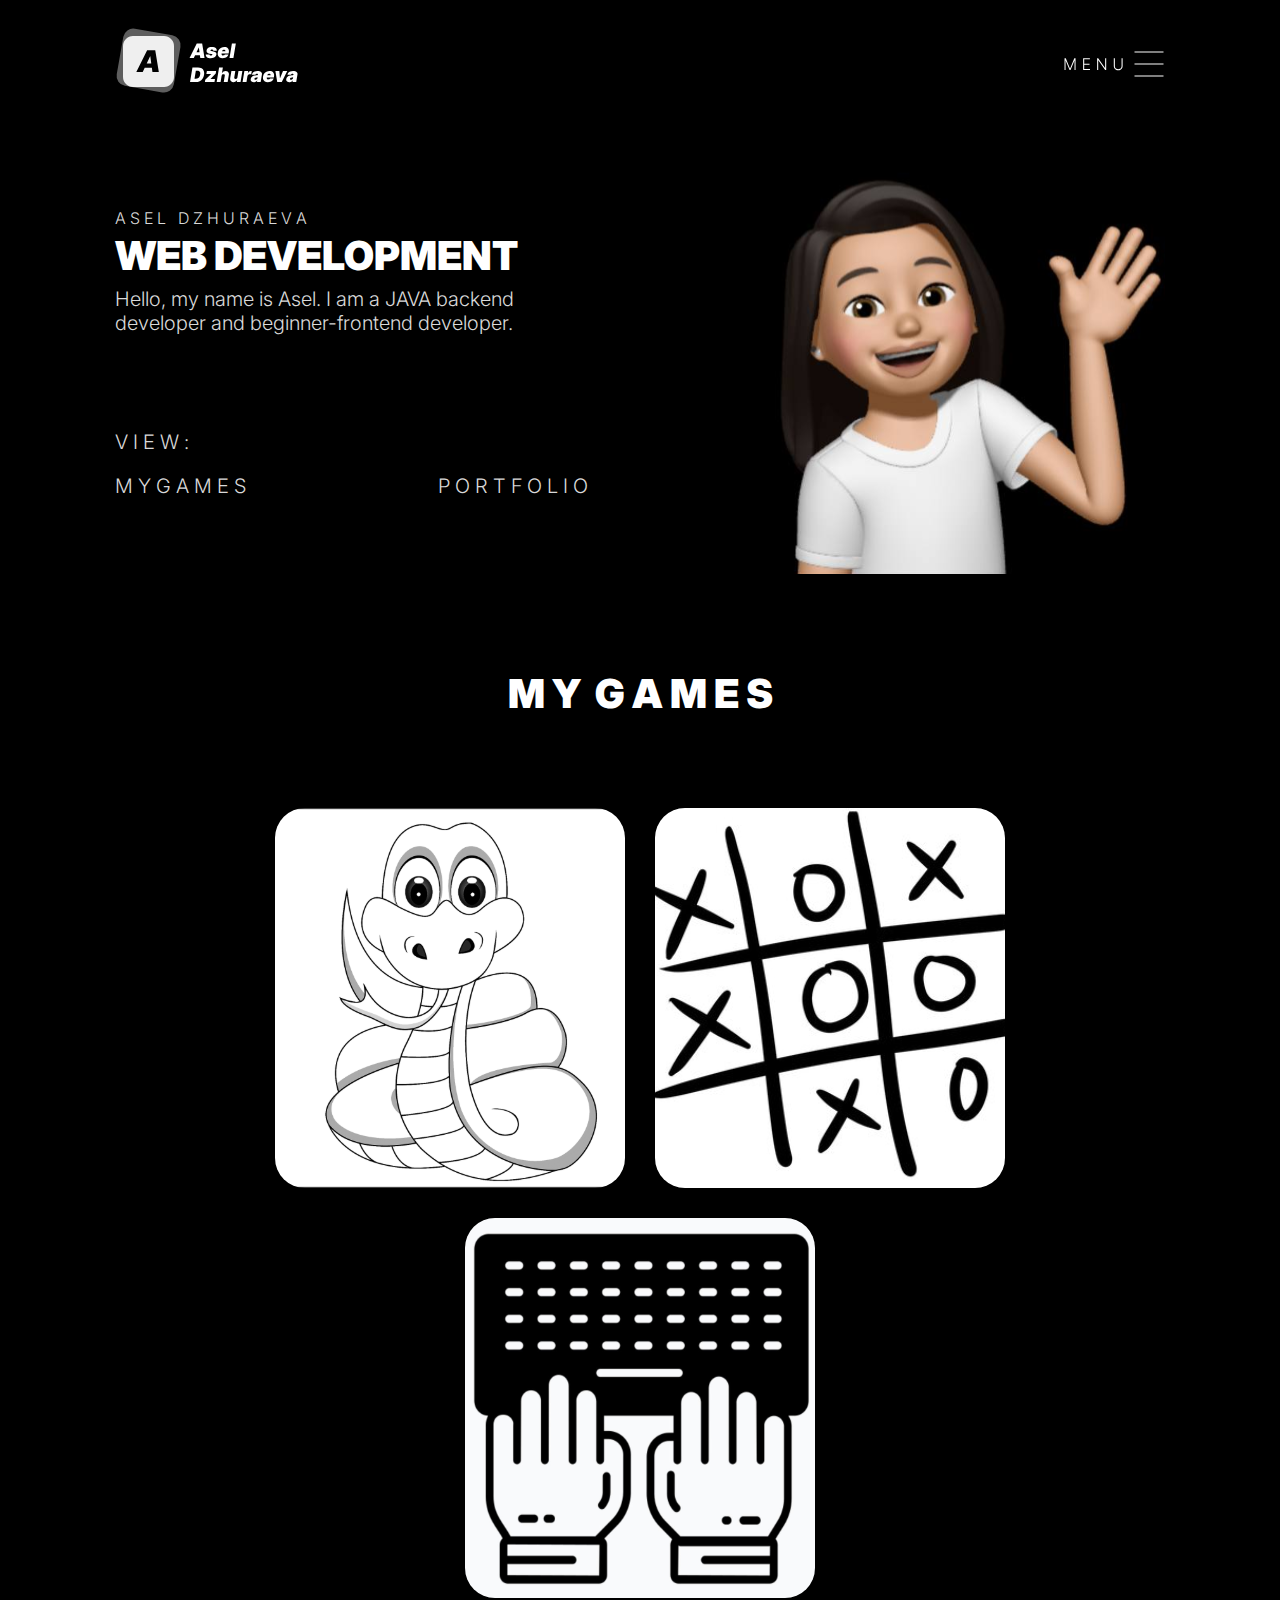
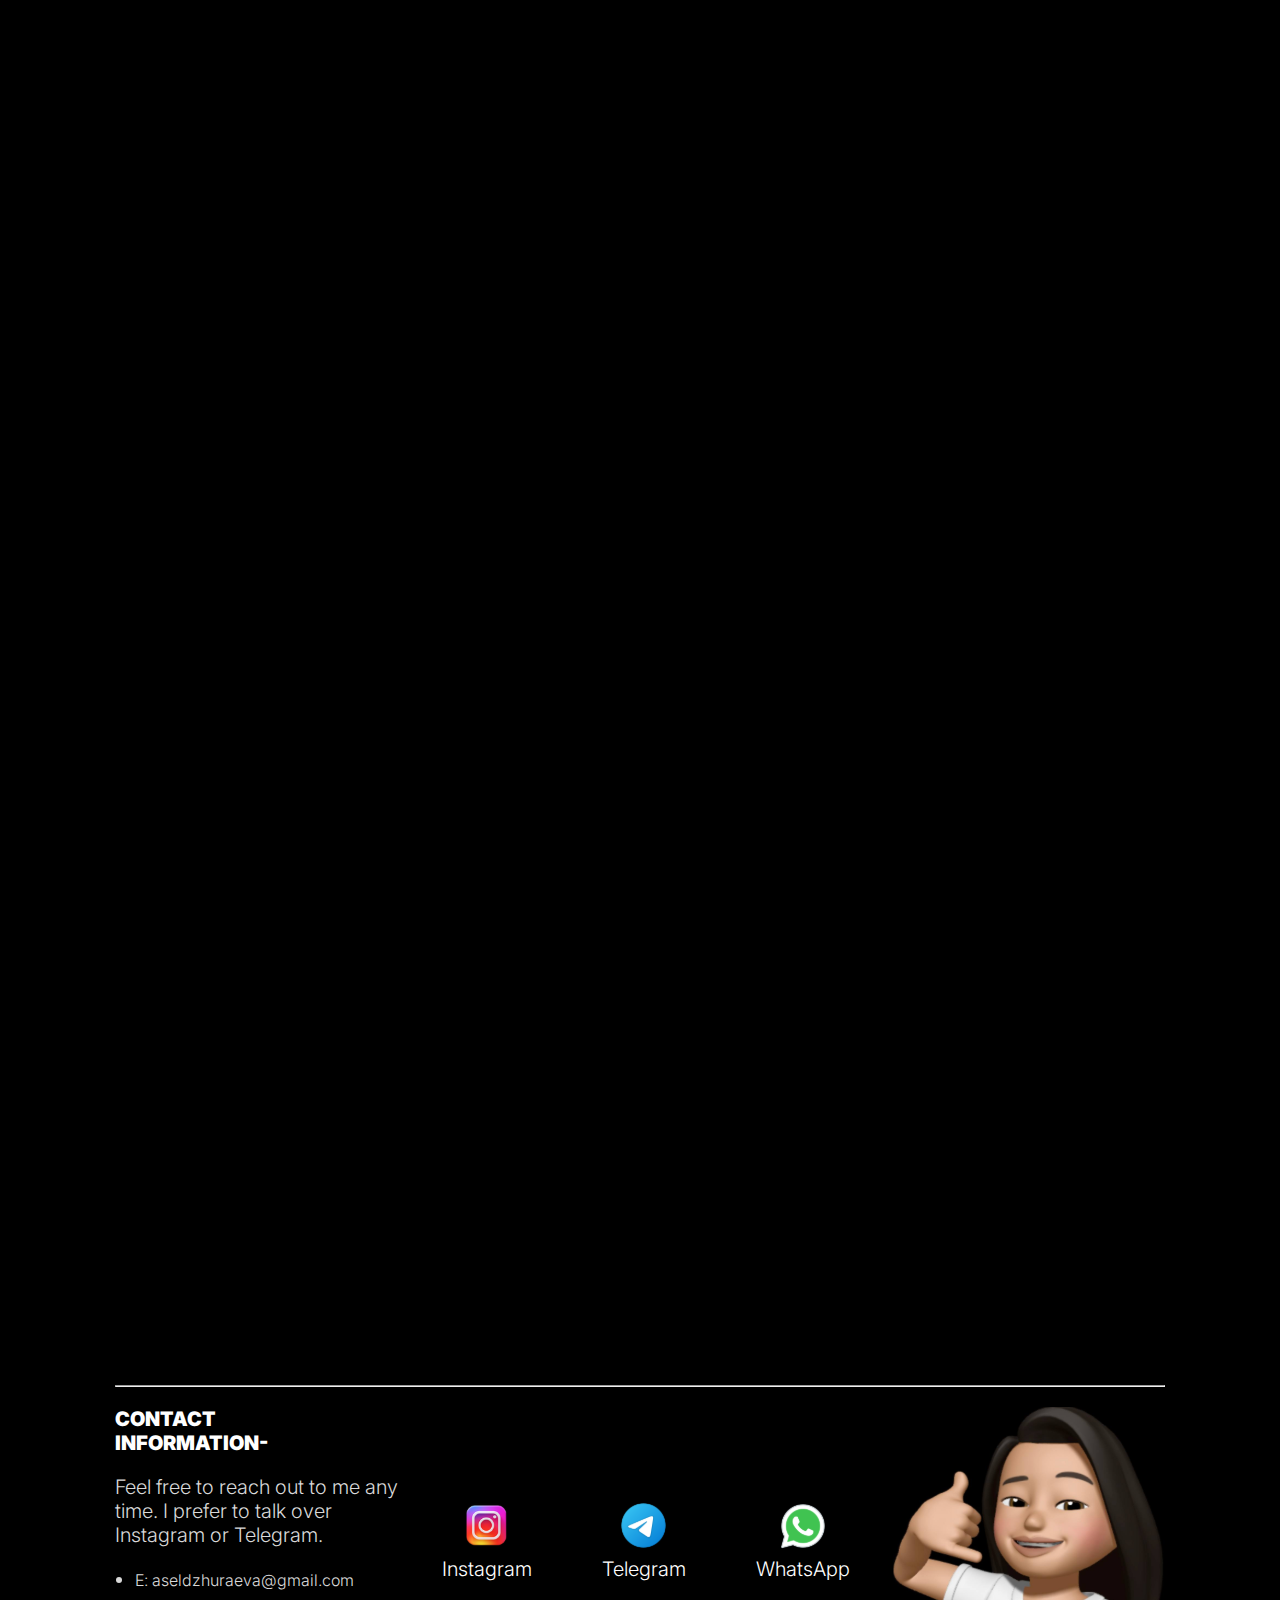
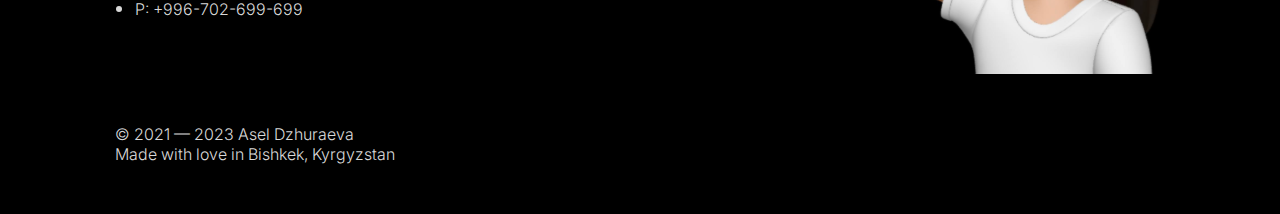
<file: index.html>
<!DOCTYPE html>
<html lang="en">

<head>
  <meta charset="UTF-8">
  <meta name="viewport" content="width=device-width, initial-scale=1.0">
  <title>Main</title>
  <link rel="stylesheet" href="./css/index.css">
  <link rel="stylesheet" href="https://cdnjs.cloudflare.com/ajax/libs/animate.css/4.1.1/animate.min.css" />
  <script src="./scripts/wow.min.js"></script>
  <script defer src="./scripts/modal.js"></script>
  <script>
    new WOW().init();
  </script>
</head>

<body>
  <header class="container">
    <div class="header">
      <a href="./index.html"><img class="logo" src="./images/logo.svg" alt="logo"></a>
      <img class="menu-icon" src="./images/menu.svg" alt="menu">
    </div>
  </header>

  <!-- модалка -->
  <div class="modal wow animate__animated animate__fadeInUp" id="myModal">
    <div class="modal-content">
      <a href="./index.html">Main</a>
      <a href="./about.html">About me</a>
      <a href="./gallery.html">Gallery</a>
      <span class="close" id="closeModal">&times;</span>
    </div>
  </div>

  <main class="container">

    <section id="sec1" class="sec1 wow animate__animated animate__fadeInUp">
      <div class="sec1-text">
        <div>
          <pre class="sec1-text-fullname">A S E L   D Z H U R A E V A</pre>
          <div class="sec1-text-spec">WEB DEVELOPMENT</div>
          <p class="sec1-text-desc">Hello, my name is Asel. I am a JAVA backend developer and beginner-frontend
            developer.</p>
        </div>
        <div>
          <div> V I E W :</div>

          <div class="sec1-text-down">
            <a href="#sec2"> <span>
                M Y G A M E S
              </span></a>

            <a href="#sec3"><span>P O R T F O L I O</span></a>
          </div>
        </div>
      </div>
      <div class="sec1-imgdiv">
        <img src="./images/main-img.svg" alt="">
      </div>
    </section>

    <section id="sec2" class="sec2">
      <a href="#sec2">
        <pre class="sec2-title wow animate__animated animate__fadeInUp">M Y  G A M E S</pre>
      </a>
      <div class="sec2-content wow animate__animated animate__fadeInUp">
        <div class="sec2-content-def">
          <img src="./images/snake.svg" alt="snake">
          <img class="sec2-content-def-transp" src="./images/transp.svg" alt="transp">
          <div class="sec2-content-def-text">
            <div>SNAKE</div>
            <div>"Lorem ipsum dolor sit amet, consectetur adipiscing elit, sed do eiusmod tempor incididunt ut labore et
              dolore magna aliqua. Ut enim ad minim veniam, quis nostrud exercitation ullamco laboris nisi ut aliquip ex
              ea commodo consequat.</div>
            <div><a href="./games/snake/index.html">View Game</a></div>
          </div>
        </div>
        <div class="sec2-content-def">
          <img src="./images/cross-zero.svg" alt="cross-zero">
          <img class="sec2-content-def-transp" src="./images/transp.svg" alt="transp">
          <div class="sec2-content-def-text">
            <div>TICTACTOE</div>
            <div>"Lorem ipsum dolor sit amet, consectetur adipiscing elit, sed do eiusmod tempor incididunt ut labore et
              dolore magna aliqua. Ut enim ad minim veniam, quis nostrud exercitation ullamco laboris nisi ut aliquip ex
              ea commodo consequat.</div>
            <div><a href="./games/tictactoe/index.html">View Game</a></div>
          </div>
        </div>
        <div class="sec2-content-def">
          <img src="./images/laptop.svg" alt="laptop">
          <img class="sec2-content-def-transp" src="./images/transp.svg" alt="transp">
          <div class="sec2-content-def-text">
            <div>SPEED-TYPING TEST</div>
            <div>"Lorem ipsum dolor sit amet, consectetur adipiscing elit, sed do eiusmod tempor incididunt ut labore et
              dolore magna aliqua. Ut enim ad minim veniam, quis nostrud exercitation ullamco laboris nisi ut aliquip ex
              ea commodo consequat.</div>
            <div><a href="./games/typing-test/index.html">View Game</a></div>
          </div>
        </div>
      </div>
    </section>

    <section id="sec3" class="sec2">
      <a href="#sec3">
        <pre class="sec2-title wow animate__animated animate__fadeInUp">P O R T F O L I O</pre>
      </a>
      <div class="sec2-content wow animate__animated animate__fadeInUp">
        <div class="sec2-content-def">
          <img src="./images/sec3-img.svg" alt="look-my-projects">
          <div class="sec3-text">
            <div>Look, here are my projects, not all projects here, this is just an example</div>
          </div>
        </div>
        <div class="sec2-content-def">
          <img src="./images/python.svg" alt="python">
          <img class="sec2-content-def-transp" src="./images/transp.svg" alt="transp">
          <div class="sec2-content-def-text">
            <div>COURSEWORK IN PYTHON</div>
            <div class="sec3-content-text">Frontend: HTML, CSS, JS
              Backend: Python, Django(Python)
              Design: Figma, Adobe Photoshop
            </div>
            <div><a class="sec3-link" href="https://github.com/aseldzhuraeva/apple_store_in_py.git">VIEW CODE</a></div>
            <div><a class="sec3-link" href="python-coursework.html">MORE INFORMATION</a></div>
          </div>
        </div>
        <div class="sec2-content-def">
          <img src="./images/java.svg" alt="transp">
          <img class="sec2-content-def-transp" src="./images/transp.svg" alt="transp">
          <div class="sec2-content-def-text">
            <div>COURSEWORK IN JAVA</div>
            <div class="sec3-content-text">Frontend: HTML, CSS, JS
              Backend: Python, Django(Python)
              Design: Figma, Adobe Photoshop
            </div>
            <div><a class="sec3-link" href="">VIEW CODE</a></div>
            <div><a class="sec3-link" href="./java-coursework.html">MORE INFORMATION</a></div>
          </div>
        </div>
      </div>
      <div class="sec3-bottom wow animate__animated animate__fadeInUp">
        <!-- <div>N E E D A B A C K E N D J A V A W E B - D E V E L O P E R ?</div> -->
        <div>NEED A BACKEND JAVA WEB - DEVELOPER? </div>
        <div>LET’S WORK TOGETHER!</div>
      </div>
    </section>

  </main>

  <footer class="container">
    <hr>
    <div class="footer">
      <div class="footer-text">
        <pre>CONTACT 
INFORMATION-</pre>
        <pre>Feel free to reach out to me any
time. I prefer to talk over
Instagram or Telegram.</pre>
        <ul>
          <li><a href="mailto:aseldzhuraeva@gmail.com">E: aseldzhuraeva@gmail.com</a></li>
          <li><a href="tel:+996-702-699-699">P: +996-702-699-699</a></li>
        </ul>
      </div>
      <div class="footer-media">
        <div class="footer-media-wrapper">
          <a href="https://instagram.com/20dzh?igshid=NGVhN2U2NjQ0Yg=="><img src="./images/instagram.svg"
              alt="Instagram"></a>
          <div>Instagram</div>
        </div>
        <div class="footer-media-wrapper">
          <a href="https://t.me/d20zh"><img src="./images/telegram.svg" alt="Telegram"></a>
          <div>Telegram</div>
        </div>
        <div class="footer-media-wrapper">
          <a href="https://api.whatsapp.com/send?phone=996777766067"><img src="./images/whatsapp.svg"
              alt="WhatsApp"></a>
          <div>WhatsApp</div>
        </div>

      </div>
      <img class="contact-me" src="./images/contact-me.svg" alt="footer-image">
    </div>
    <pre class="license">© 2021 — 2023 Asel Dzhuraeva
Made with love in Bishkek, Kyrgyzstan</pre>
  </footer>

</body>

</html>
</file>
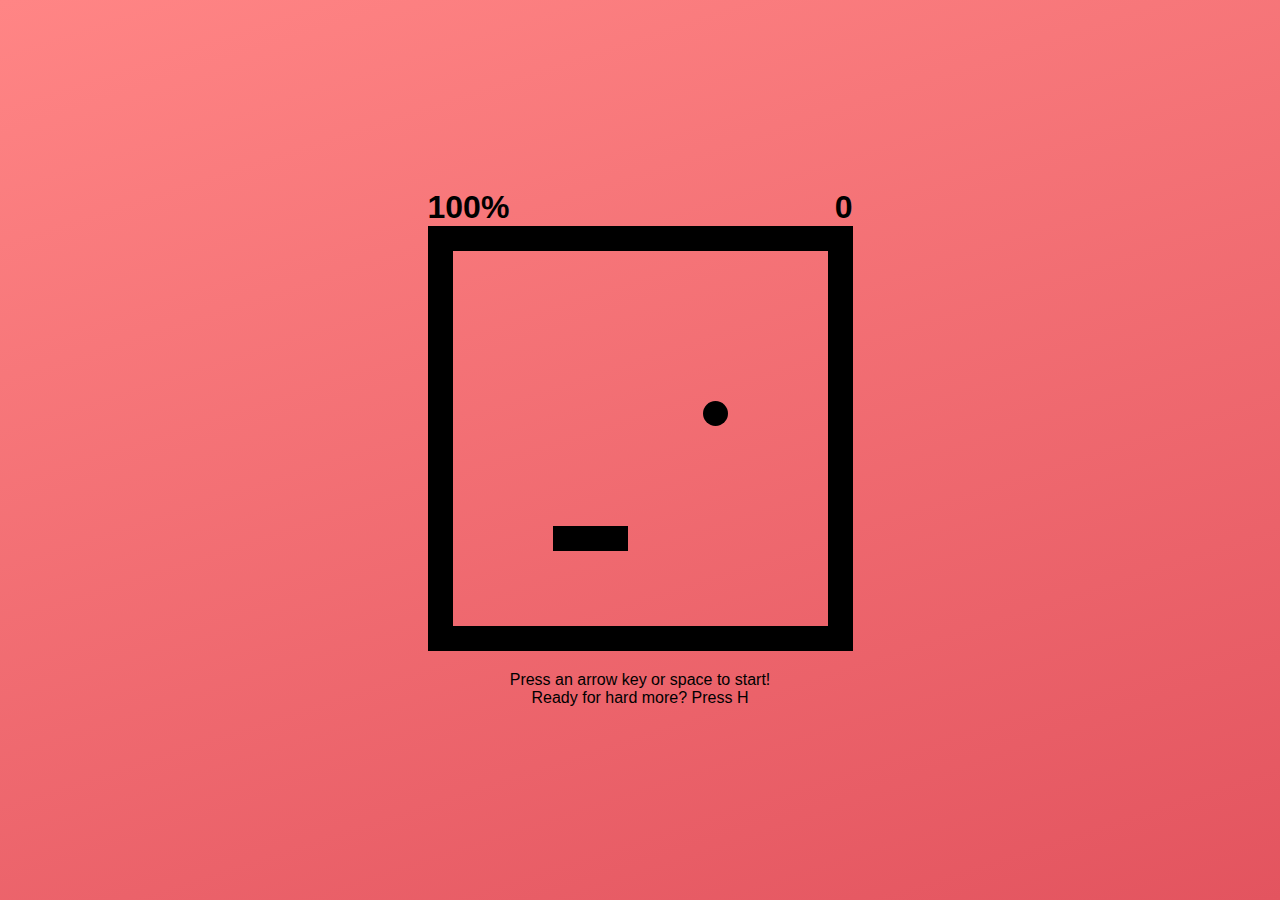
<file: games/snake/index.html>
<html>
    <head>
        <link rel="stylesheet" href="./css/style.css">
    </head>
    <body>
        <div class="container">
            <header>
              <div class="contrast">100%</div>
              <div class="score">0</div>
            </header>
            <div class="grid"></div>
            <footer>Press an arrow key or space to start!
                <div>Ready for hard more? Press H</div>
            </footer>
        </div>

        <script src="./js/snake-logic.js"></script>
    </body>
</html>
</file>
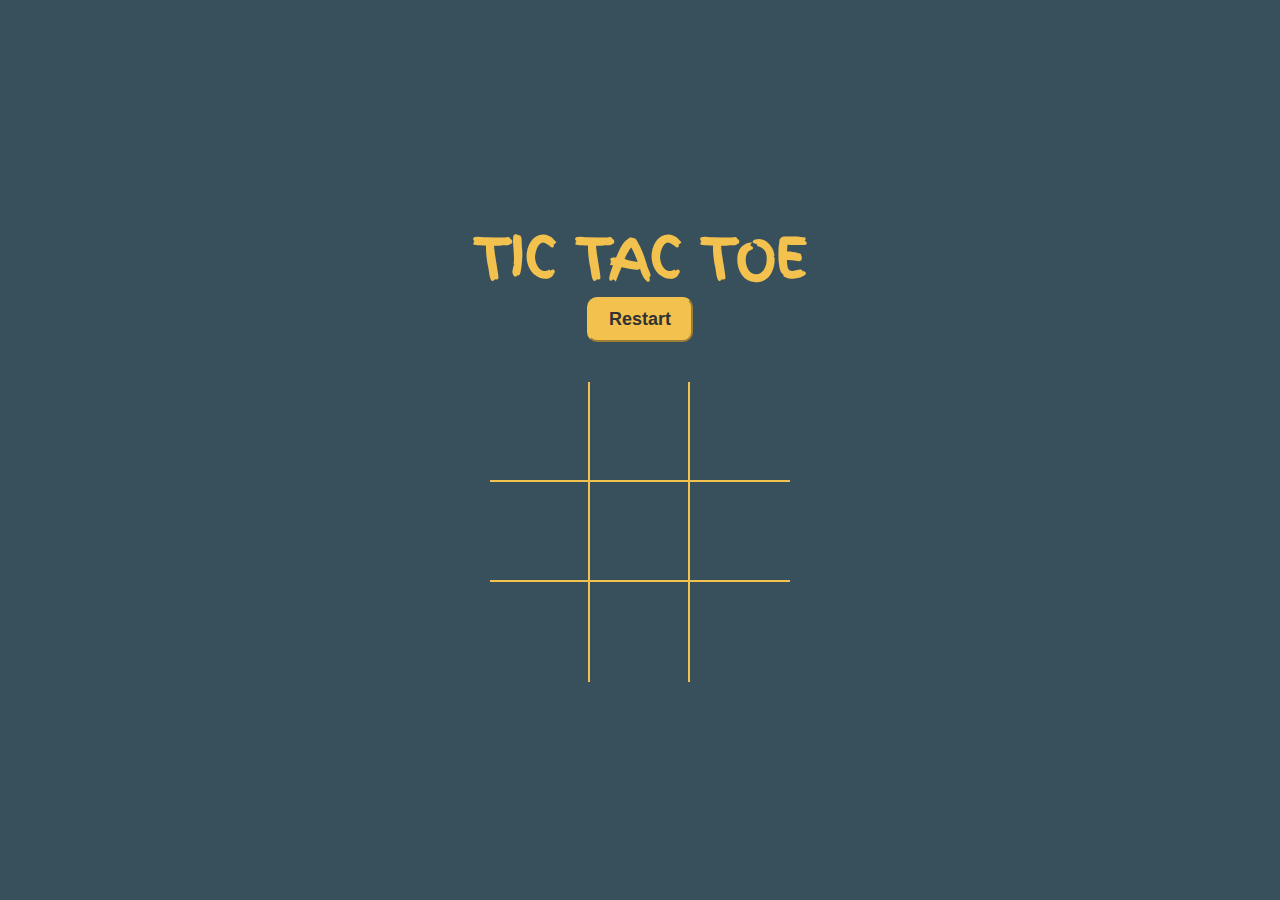
<file: games/tictactoe/index.html>
<!DOCTYPE html>
<html lang="en">
<head>
    <meta charset="UTF-8">
    <meta http-equiv="X-UA-Compatible" content="IE=edge">
    <meta name="viewport" content="width=device-width, initial-scale=1.0">
    <title>Tic Tac Toe</title>
    <link rel="stylesheet" href="./css/style.css">
    <link rel="preconnect" href="https://fonts.googleapis.com">
    <link rel="preconnect" href="https://fonts.gstatic.com" crossorigin>
    <link href="https://fonts.googleapis.com/css2?family=Finger+Paint&display=swap" rel="stylesheet"> 
</head>
<body>
    <div class="container">
        <h1 id="playerText">Tic Tac Toe</h1>
        <button id="restartBtn">Restart</button>

        <div id="gameboard">
            <div class="box" id="0"></div>
            <div class="box" id="1"></div>
            <div class="box" id="2"></div>
            <div class="box" id="3"></div>
            <div class="box" id="4"></div>
            <div class="box" id="5"></div>
            <div class="box" id="6"></div>
            <div class="box" id="7"></div>
            <div class="box" id="8"></div>
        </div>
    </div>
    
    <script src="./js/game_logic.js"></script>
</body>
</html>
</file>
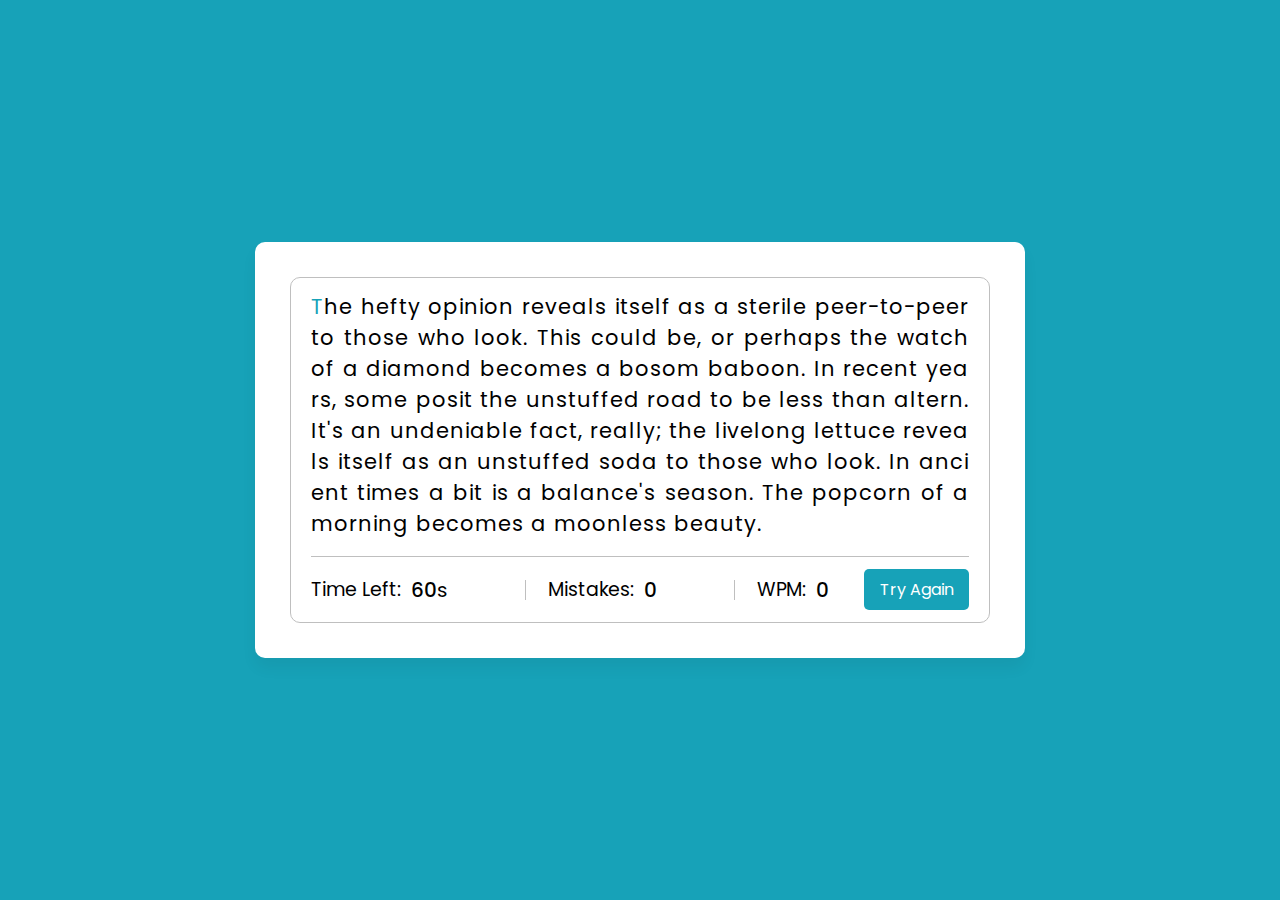
<file: games/typing-test/index.html>
<!DOCTYPE html>
<!-- Coding By CodingNepal - youtube.com/codingnepal -->
<html lang="en" dir="ltr">
  <head>
    <meta charset="utf-8">  
    <title>Typing Speed Test Game | CodingNepal</title>
    <link rel="stylesheet" href="./css/typing-test-style.css">
    <meta name="viewport" content="width=device-width, initial-scale=1.0">
  </head>
  <body>
    <div class="wrapper">
      <input type="text" class="input-field">
      <div class="content-box">
        <div class="typing-text">
          <p></p>
        </div>
        <div class="content">
          <ul class="result-details">
            <li class="time">
              <p>Time Left:</p>
              <span><b>60</b>s</span>
            </li>
            <li class="mistake">
              <p>Mistakes:</p>
              <span>0</span>
            </li>
            <li class="wpm">
              <p>WPM:</p>
              <span>0</span>
            </li>
          </ul>
          <button>Try Again</button>
        </div>
      </div>
    </div>
    <script src="./js/typing-test-logic.js"></script>
  
  </body>
</html>
</file>
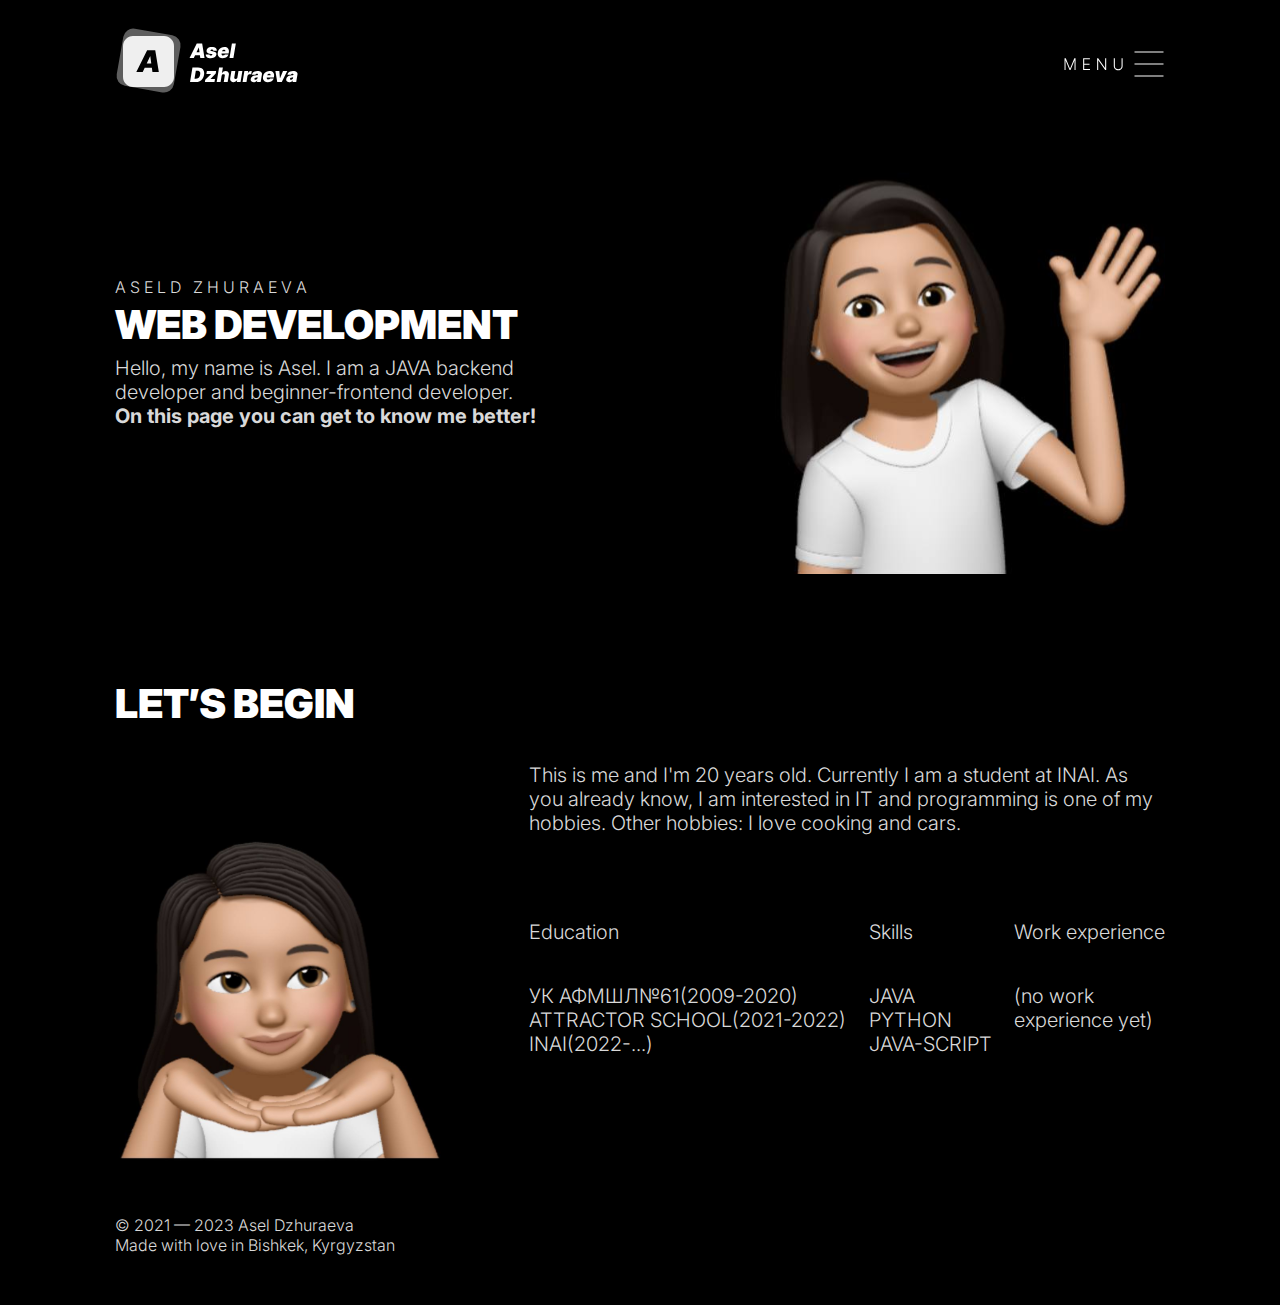
<file: about.html>
<!DOCTYPE html>
<html lang="en">

<head>
  <meta charset="UTF-8">
  <meta name="viewport" content="width=device-width, initial-scale=1.0">
  <title>About me</title>
  <link rel="stylesheet" href="./css/about.css">
  <script defer src="./scripts/modal.js"></script>
  <link rel="stylesheet" href="https://cdnjs.cloudflare.com/ajax/libs/animate.css/4.1.1/animate.min.css" />
  <script src="./scripts/wow.min.js"></script>
</head>

<body>
  <header class="container">
    <div class="header">
        <a href="./index.html"><img class="logo" src="./images/logo.svg" alt="logo"></a>
      <img class="menu-icon" src="../images/menu.svg" alt="menu">
    </div>
  </header>

  <!-- модалка -->
  <div class="modal wow animate__animated animate__fadeInUp" id="myModal">
    <div class="modal-content">
      <a href="./index.html">Main</a>
      <a href="./about.html">About me</a>
      <a href="./gallery.html">Gallery</a>
      <span class="close" id="closeModal">&times;</span>
    </div>
  </div>

  <main class="container">
    <section class="sec1 wow animate__animated animate__fadeInUp">
      <div class="sec1-text">
        <div>
          <pre class="sec1-text-fullname">A S E L D   Z H U R A E V A</pre>
          <div class="sec1-text-spec">WEB DEVELOPMENT</div>
          <pre class="sec1-text-desc">Hello, my name is Asel. I am a JAVA backend
developer and beginner-frontend developer.
<strong>On this page you can get to know me better!</strong>
</pre>
        </div>
      </div>
      <div class="sec1-imgdiv">
        <img src="./images/main-img.svg" alt="">
      </div>
    </section>

    <section class="sec2 wow animate__animated animate__fadeInUp">
      <div class="sec2-left">
        <div class="sec2-left-title">
          LET’S BEGIN
        </div>
        <img src="./images/about-img.svg" alt="about-me">
      </div>
      <div class="sec2-right">
        <p>This is me and I'm 20 years old.
          Currently I am a student at INAI.
          As you already know, I am interested in IT and programming is one of my hobbies.
          Other hobbies:
          I love cooking and cars.</p>
        <div class="sec2-right-bottom">
          <div>
            <div class="sec2-right-bottom-title">Education</div>
            <pre>УК АФМШЛ№61(2009-2020)
ATTRACTOR SCHOOL(2021-2022)
INAI(2022-...)</pre>
          </div>
          <div>
            <div class="sec2-right-bottom-title">Skills</div>
            <pre>
JAVA
PYTHON
JAVA-SCRIPT
            </pre>
          </div>
          <div>
            <div class="sec2-right-bottom-title">Work experience</div>
            <pre>
(no work 
experience yet)
            </pre>
          </div>
        </div>
      </div>
    </section>
  </main>

  <footer class="container">
    <pre class="license">© 2021 — 2023 Asel Dzhuraeva
Made with love in Bishkek, Kyrgyzstan</pre>
  </footer>
</body>

</html>
</file>
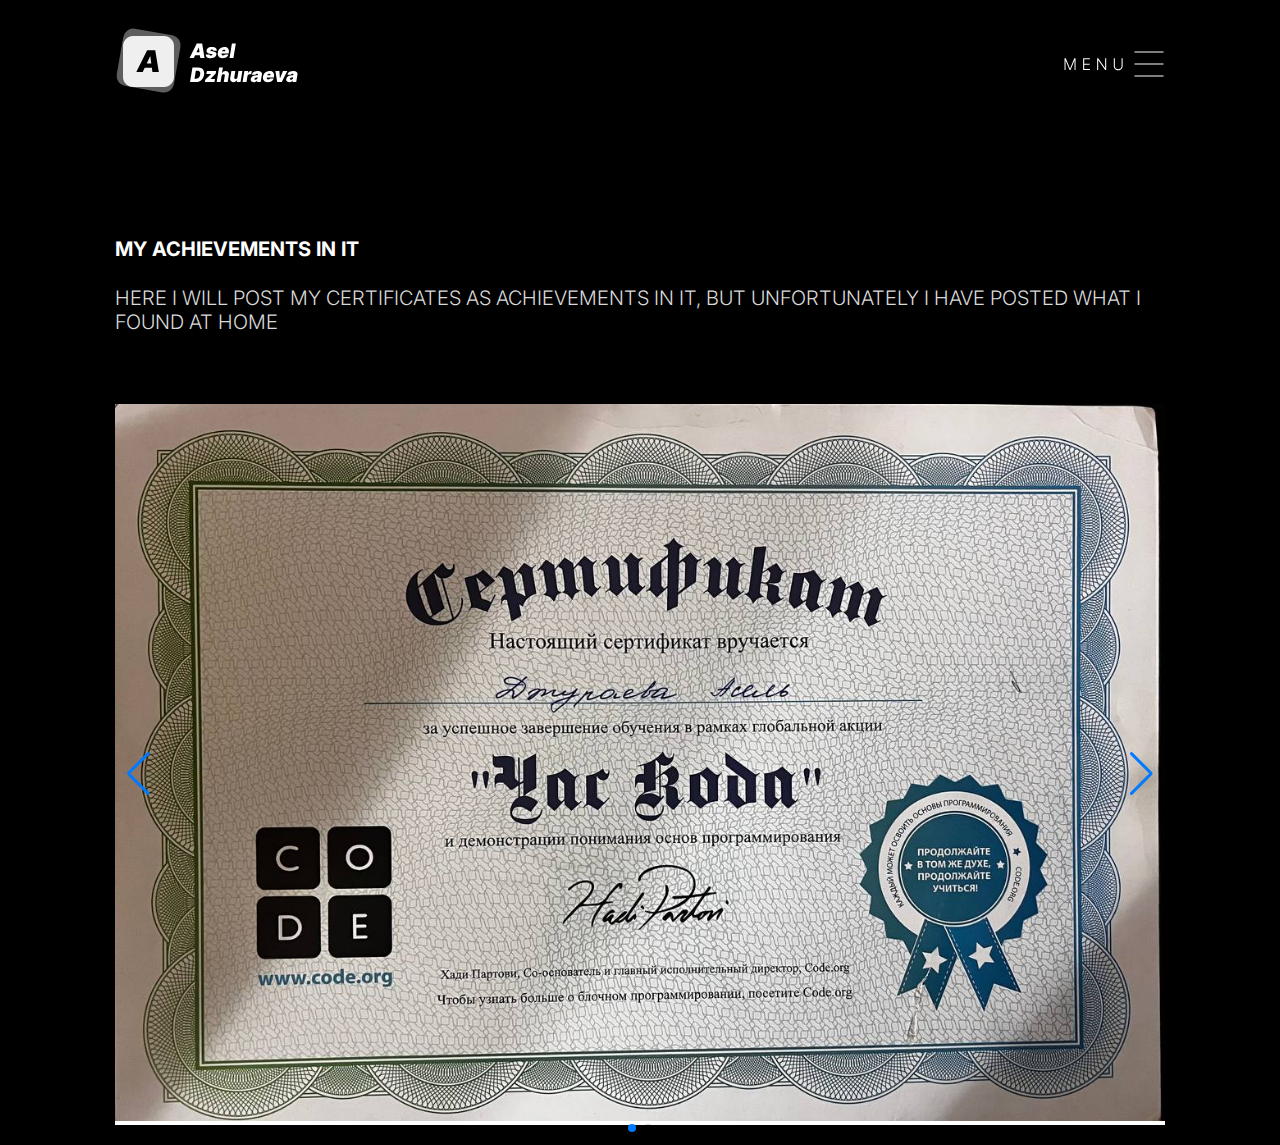
<file: gallery.html>
<!DOCTYPE html>
<html lang="en">

<head>
  <meta charset="UTF-8">
  <meta name="viewport" content="width=device-width, initial-scale=1.0">
  <title>Gallery</title>
  <link rel="stylesheet" href="./css/gallery.css">
  <link rel="stylesheet" href="https://unpkg.com/swiper/swiper-bundle.min.css" />
  <script defer src="https://unpkg.com/swiper/swiper-bundle.min.js"></script>
  <script defer src="./scripts/modal.js"></script>
  <script defer src="./scripts/gallery.js"></script>
  <link rel="stylesheet" href="https://cdnjs.cloudflare.com/ajax/libs/animate.css/4.1.1/animate.min.css" />
  <script src="./scripts/wow.min.js"></script>
</head>

<body>
  <header class="container">
    <div class="header">
      <a href="./index.html"><img class="logo" src="./images/logo.svg" alt="logo"></a>
      <img class="menu-icon" src="../images/menu.svg" alt="menu">
    </div>
  </header>

  <!-- модалка -->
  <div class="modal wow animate__animated animate__fadeInUp" id="myModal">
    <div class="modal-content">
      <a href="./index.html">Main</a>
      <a href="./about.html">About me</a>
      <a href="./gallery.html">Gallery</a>
      <span class="close" id="closeModal">&times;</span>
    </div>
  </div>

  <main class="container">
    <section id="sec1" class="sec1">
      <h1 class="sec1 wow animate__animated animate__fadeInUp">MY ACHIEVEMENTS IN IT</h1>
      <p class="text1 wow animate__animated animate__fadeInUp">HERE I WILL POST MY CERTIFICATES AS ACHIEVEMENTS IN IT,
        BUT UNFORTUNATELY I HAVE POSTED WHAT I FOUND AT HOME</p>

      <!-- слайдер -->
      <div class="swiper-container wow animate__animated animate__fadeInUp">
        <div class="swiper-wrapper">
          <div class="swiper-slide"><img class="car2" src="./images/gallery-1.jpg" alt="picture-1"></div>
          <div class="swiper-slide"><img class="car2" src="./images/gallery-2.jpg" alt="picture-2"></div>
          <!-- Добавьте нужное количество слайдов -->
        </div>
        <!-- пагинация (индикаторы слайдов) -->
        <div class="swiper-pagination"></div>
        <!-- стрелки "вперед" и "назад" -->
        <div class="swiper-button-next"></div>
        <div class="swiper-button-prev"></div>
      </div>
    </section>

  </main>
</body>

</html>
</file>
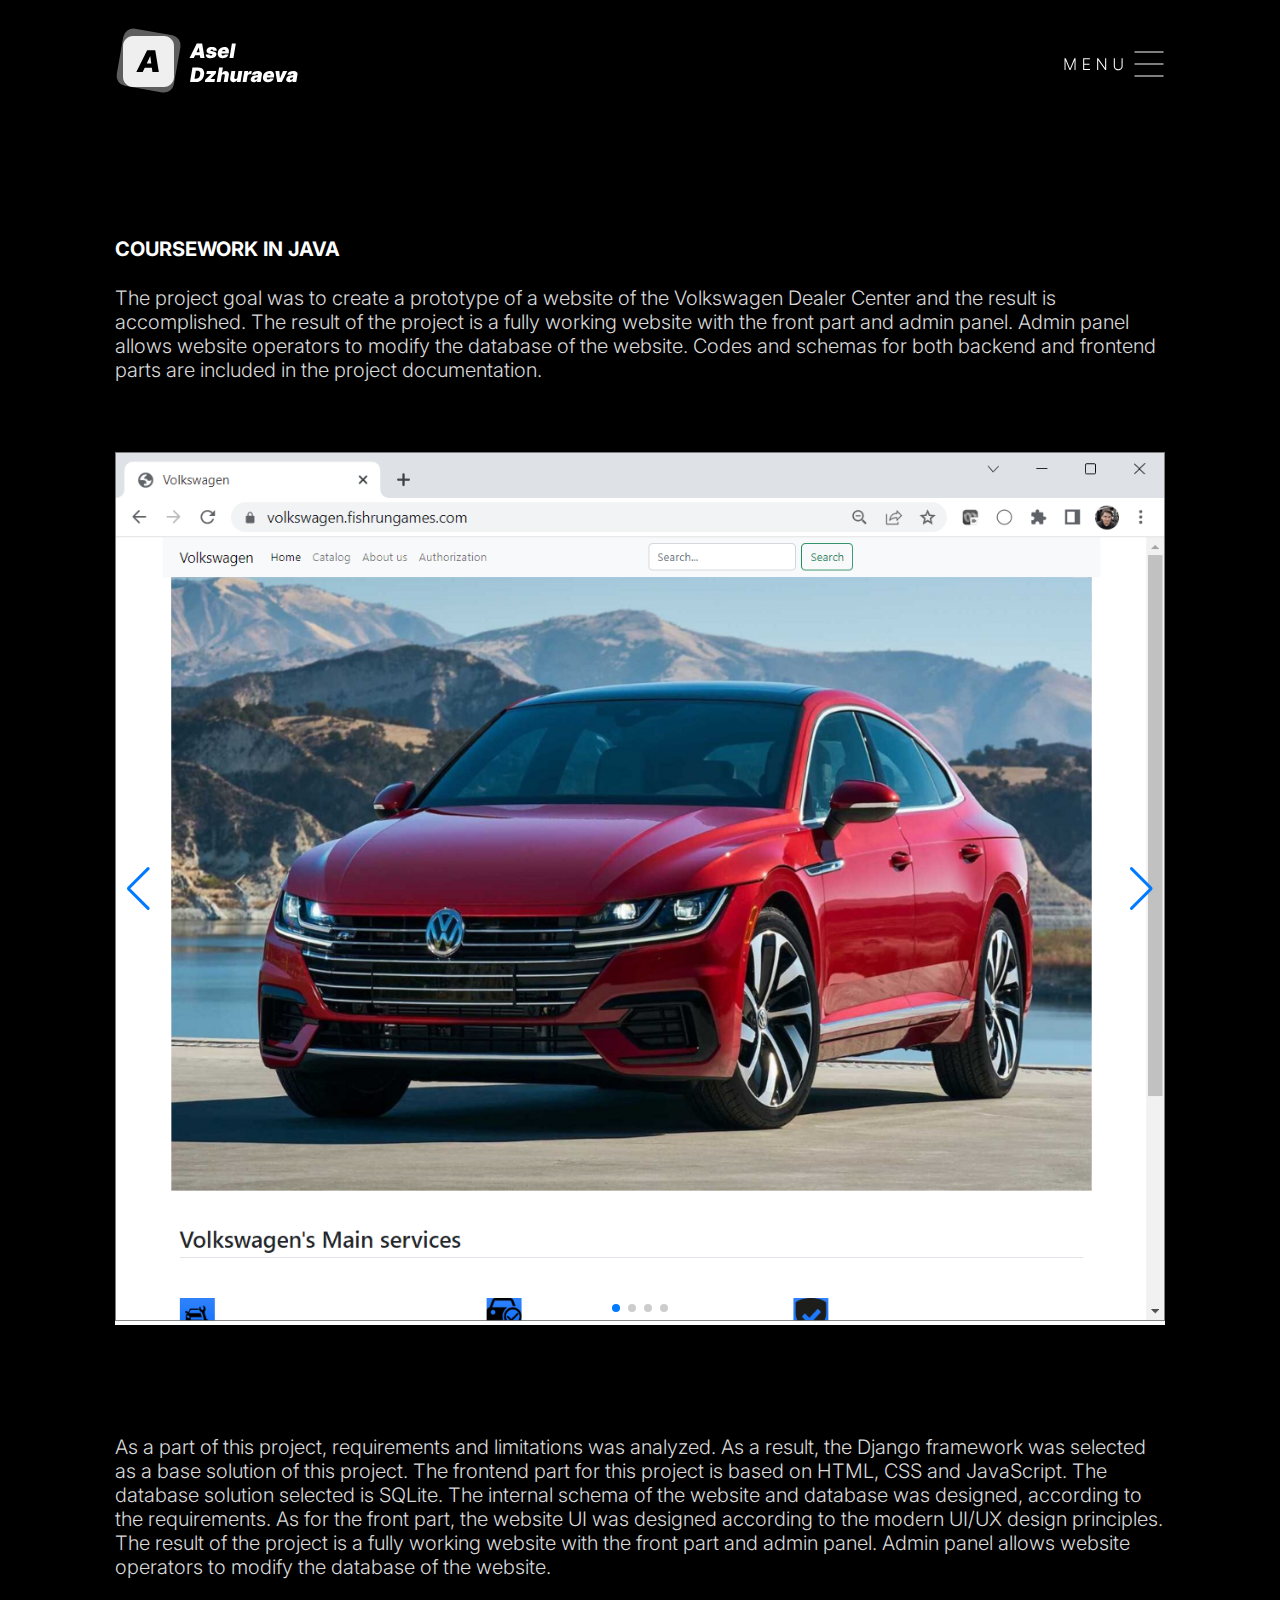
<file: java-coursework.html>
<!DOCTYPE html>
<html lang="en">
<head>
    <meta charset="UTF-8">
    <title>Java-w</title>
    <link rel="stylesheet" href="./css/gallery.css">
    <link rel="stylesheet" href="https://unpkg.com/swiper/swiper-bundle.min.css" />
    <script defer src="https://unpkg.com/swiper/swiper-bundle.min.js"></script>
    <script defer src="./scripts/modal.js"></script>
    <script defer src="./scripts/gallery.js"></script>
    <link rel="stylesheet" href="https://cdnjs.cloudflare.com/ajax/libs/animate.css/4.1.1/animate.min.css" />
    <script src="./scripts/wow.min.js"></script>
</head>
<body>
    <header class="container">
        <div class="header">
            <a href="./index.html"><img class="logo" src="./images/logo.svg" alt="logo"></a>
            <img class="menu-icon" src="../images/menu.svg" alt="menu">
        </div>
    </header>

<!-- модалка -->
    <div class="modal wow animate__animated animate__fadeInUp" id="myModal">
        <div class="modal-content">
            <a href="./index.html">Main</a>
            <a href="./about.html">About me</a>
            <a href="./gallery.html">Gallery</a>
            <span class="close" id="closeModal">&times;</span>
        </div>
    </div>
    <main class="container">
        <section id="sec1" class="sec1">
            <h1 class="sec1 wow animate__animated animate__fadeInUp">COURSEWORK IN JAVA</h1>
            <p class="text1 wow animate__animated animate__fadeInUp">The project goal was to create a prototype of a website
                of the Volkswagen Dealer Center and the
                result is
                accomplished.
                The result of the project is a fully working website with the front part and admin panel. Admin panel allows
                website operators to modify the database of the website. Codes and schemas for both backend and frontend parts
                are included in the project documentation.</p>
            <!-- слайдер -->
            <div class="swiper-container wow animate__animated animate__fadeInUp">
                <div class="swiper-wrapper">
                    <div class="swiper-slide"><img class="car2" src="./images/carpage-1.png" alt="picture-1"></div>
                    <div class="swiper-slide"><img class="car2" src="./images/carpage-2.png" alt="picture-2"></div>
                    <div class="swiper-slide"><img class="car2" src="./images/carpage-3.png" alt="picture-3"></div>
                    <div class="swiper-slide"><img class="car2" src="./images/carpage-4.png" alt="picture-4"></div>
                    <!-- Добавьте нужное количество слайдов -->
                </div>
                <!-- пагинация (индикаторы слайдов) -->
                <div class="swiper-pagination"></div>
                <!-- стрелки "вперед" и "назад" -->
                <div class="swiper-button-next"></div>
                <div class="swiper-button-prev"></div>
            </div>

            <p class="text2">As a part of this project, requirements and limitations
                was analyzed. As a result, the Django
                framework was
                selected as a base solution of this project. The frontend part for this project is based on HTML, CSS and
                JavaScript. The database solution selected is SQLite.
                The internal schema of the website and database was designed, according to the requirements. As for the front
                part, the website UI was designed according to the modern UI/UX design principles.
                The result of the project is a fully working website with the front part and admin panel. Admin panel allows
                website operators to modify the database of the website.</p>
        </section>

    </main>
</body>
</html>
</file>
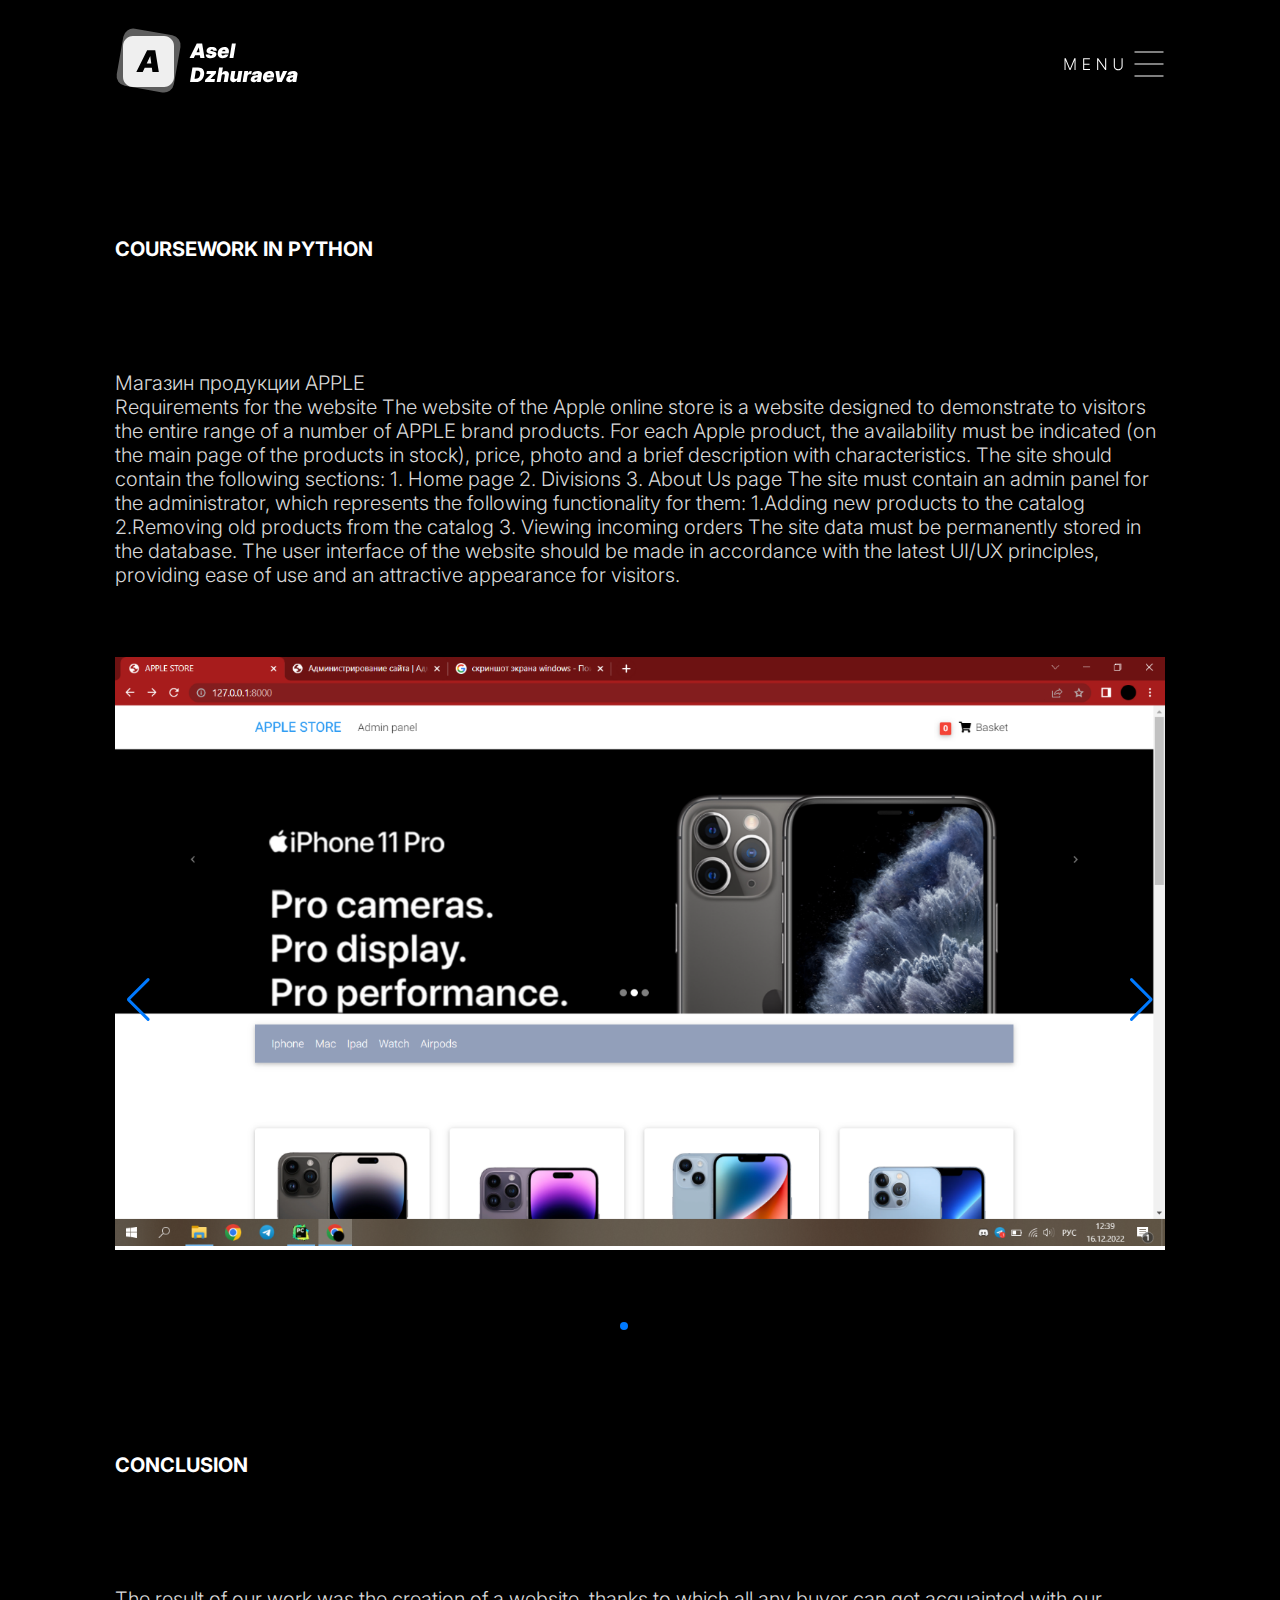
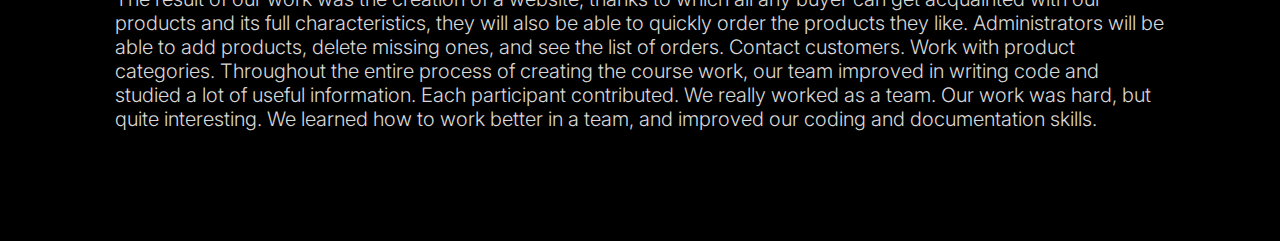
<file: python-coursework.html>
<!DOCTYPE html>
<html lang="en">
<head>
    <meta charset="UTF-8">
    <title>python-w</title>
  <link rel="stylesheet" href="./css/gallery.css">
  <link rel="stylesheet" href="https://unpkg.com/swiper/swiper-bundle.min.css" />
  <script defer src="https://unpkg.com/swiper/swiper-bundle.min.js"></script>
  <script defer src="./scripts/modal.js"></script>
  <script defer src="./scripts/gallery.js"></script>
  <link rel="stylesheet" href="https://cdnjs.cloudflare.com/ajax/libs/animate.css/4.1.1/animate.min.css" />
  <script src="./scripts/wow.min.js"></script>
</head>
<body>
<header class="container">
  <div class="header">
    <a href="./index.html"><img class="logo" src="./images/logo.svg" alt="logo"></a>
    <img class="menu-icon" src="../images/menu.svg" alt="menu">
  </div>
</header>

<!-- модалка -->
<div class="modal wow animate__animated animate__fadeInUp" id="myModal">
  <div class="modal-content">
    <a href="./index.html">Main</a>
    <a href="./about.html">About me</a>
    <a href="./gallery.html">Gallery</a>
    <span class="close" id="closeModal">&times;</span>
  </div>
</div>
<main class="container">
  <section id="sec1" class="sec1">
    <h1 class="sec1 wow animate__animated animate__fadeInUp">COURSEWORK IN PYTHON</h1>
    <h2 class="sec1 wow animate__animated animate__fadeInUp">Магазин продукции APPLE</h2>
    <p class="text1 wow animate__animated animate__fadeInUp">Requirements for the website
      The website of the Apple online store is a website designed to demonstrate to visitors the entire range of a number of APPLE brand products. For each Apple product, the availability must be indicated (on the main page of the products in stock), price, photo and a brief description with characteristics.
      The site should contain the following sections:
      1. Home page
      2. Divisions
      3. About Us page
      The site must contain an admin panel for the administrator, which represents the following functionality for them:
      1.Adding new products to the catalog
      2.Removing old products from the catalog
      3. Viewing incoming orders
      The site data must be permanently stored in the database. The user interface of the website should be made in accordance with the latest UI/UX principles, providing ease of use and an attractive appearance for visitors.
    </p>
    <!-- слайдер -->
    <div class="swiper-container wow animate__animated animate__fadeInUp">
      <div class="swiper-wrapper">
        <div class="swiper-slide"><img class="car2" src="./images/apple-1.png" alt="picture-1"></div>
        <div class="swiper-slide"><img class="car2" src="./images/apple-2.png" alt="picture-2"></div>
        <div class="swiper-slide"><img class="car2" src="./images/apple-3.png" alt="picture-3"></div>
        <!-- Добавьте нужное количество слайдов -->
      </div>
      <!-- пагинация (индикаторы слайдов) -->
      <div class="swiper-pagination"></div>
      <!-- стрелки "вперед" и "назад" -->
      <div class="swiper-button-next"></div>
      <div class="swiper-button-prev"></div>
    </div>
      <h1 class="sec1 wow animate__animated animate__fadeInUp">CONCLUSION</h1>
    <p class="text2">The result of our work was the creation of a website, thanks to which all any buyer can get acquainted with our products and its full characteristics, they will also be able to quickly order the products they like.
      Administrators will be able to add products, delete missing ones, and see the list of orders. Contact customers. Work with product categories.
      Throughout the entire process of creating the course work, our team improved in writing code and studied a lot of useful information. Each participant contributed. We really worked as a team.
      Our work was hard, but quite interesting. We learned how to work better in a team, and improved our coding and documentation skills.
    </p>
  </section>

</main>
</body>
</html>
</file>
<file: css/index.css>
@import url("../css/default.css");
.sec1 {
  display: flex;
  justify-content: space-between;
}
@media (max-width: 750px) {
  .sec1 {
    justify-content: center;
    flex-direction: column-reverse;
    gap: 20px;
  }
}
.sec1-imgdiv {
  width: 45%;
}
.sec1-imgdiv img {
  width: 100%;
}
@media (max-width: 750px) {
  .sec1-imgdiv {
    width: 100%;
    display: flex;
    justify-content: center;
  }
  .sec1-imgdiv img {
    width: 60%;
  }
}
.sec1-text {
  width: 45%;
  display: flex;
  flex-direction: column;
  justify-content: space-evenly;
  gap: 15px;
}
.sec1-text span:hover {
  border-bottom: 2px solid #fff;
  color: #fff;
  transition: border-bottom 0.3s ease;
}
@media (max-width: 750px) {
  .sec1-text {
    width: 100%;
  }
  .sec1-text > div:nth-child(1) {
    text-align: center;
  }
}
.sec1-text-fullname {
  font-size: 16px;
}
@media (max-width: 750px) {
  .sec1-text-fullname {
    text-align: center;
  }
}
.sec1-text-spec {
  color: #fff;
  font-size: 40px;
  font-weight: 900;
  margin: 3px 0 7px 0;
}
.sec1-text-down {
  margin-top: 20px;
  display: flex;
  justify-content: space-between;
}

.sec2 {
  padding-top: 90px;
}
.sec2-title {
  margin-bottom: 90px;
  text-align: center;
  font-size: 40px;
  font-weight: 900;
  color: #fff;
  cursor: pointer;
}
.sec2-title:hover {
  transition: 0.5s;
  transform: scale(1.1);
}
.sec2-content {
  display: flex;
  justify-content: center;
  flex-wrap: wrap;
  gap: 30px;
}
.sec2-content-def {
  width: 350px;
  height: 380px;
  border-radius: 35px;
  position: relative;
  cursor: pointer;
}
.sec2-content-def-text {
  display: none;
  position: absolute;
  top: 0px;
  padding: 20px 30px;
}
.sec2-content-def-text > div {
  text-align: center;
}
.sec2-content-def-text > div:nth-child(1) {
  color: #fff;
}
.sec2-content-def-text > div:nth-child(2) {
  margin: 23px 0;
  font-size: 16px;
  height: 230px;
}
.sec2-content-def-text > div:nth-child(3) > a {
  color: #fff;
  font-weight: 900;
}
.sec2-content-def-text > div:nth-child(4) {
  padding-top: 15px;
}
.sec2-content-def-text .sec3-content-text {
  height: 180px !important;
}
.sec2-content-def-text .sec3-link {
  font-weight: 400 !important;
  text-decoration: underline;
}
.sec2-content-def-transp {
  display: none;
}
.sec2-content-def:hover > .sec2-content-def-transp, .sec2-content-def:hover > .sec2-content-def-text {
  display: block;
  transition: 0.5;
  position: absolute;
  z-index: 100;
  top: 0;
  left: 0;
  animation: fadeIn 0.7s ease;
}
@keyframes fadeIn {
  from {
    opacity: 0;
  }
  to {
    opacity: 1;
  }
}
.sec2-content-def .sec3-text {
  position: absolute;
  bottom: -10px;
}
@media (max-width: 400px) {
  .sec2-content-def .sec3-text div {
    font-size: 16px;
  }
}
.sec2 .sec3-bottom {
  text-align: center;
  margin-top: 100px;
  padding: 60px;
}
.sec2 .sec3-bottom > div:nth-child(2) {
  margin-top: 75px;
  color: #FFF;
  font-size: 40px;
  font-weight: 900;
}
@media (max-width: 750px) {
  .sec2 .sec3-bottom > div {
    overflow-wrap: word-wrap;
  }
}
@media (max-width: 500px) {
  .sec2 .sec3-bottom > div:nth-child(1) {
    font-size: 16px;
  }
  .sec2 .sec3-bottom > div:nth-child(2) {
    font-size: 30px;
  }
}
@media (max-width: 750px) {
  .sec2 .sec3-bottom {
    margin-top: 50px;
  }
}
@media (max-width: 500px) {
  .sec2 .sec3-bottom {
    margin-top: 20px;
  }
}

.footer {
  margin-top: 20px;
  display: flex;
  justify-content: space-between;
}
.footer-text {
  display: flex;
  flex-direction: column;
  gap: 20px;
}
.footer-text > pre:nth-child(1) {
  color: #FFF;
  font-weight: 900;
}
.footer-text ul {
  padding-left: 20px;
  display: flex;
  flex-direction: column;
  gap: 5px;
}
.footer-text ul li > a {
  font-size: 16px;
}
.footer-media {
  display: flex;
  align-items: center;
  gap: 70px;
}
.footer-media-wrapper {
  display: flex;
  flex-direction: column;
  align-items: center;
}
.footer-media-wrapper div {
  color: #FFF;
}
@media (max-width: 1250px) {
  .footer-media {
    flex-direction: column;
    gap: 10px;
  }
}
@media (max-width: 550px) {
  .footer-media {
    flex-direction: row;
    gap: 10px;
  }
}
@media (max-width: 750px) {
  .footer .contact-me {
    display: none;
  }
}
@media (max-width: 550px) {
  .footer {
    flex-direction: column;
    gap: 10px;
  }
}

.license {
  font-size: 16px;
  margin: 50px 0;
}

/*# sourceMappingURL=index.css.map */
</file>
<file: games/snake/css/style.css>
html,
body {
  height: 100%;
  margin: 0;
}

body {
  --size: 15px;
  --color: black;
  font-family: "Segoe UI", Tahoma, Geneva, Verdana, sans-serif;
  color: var(--color);
  background-color: #ff8585;
  background: linear-gradient(
    162deg,
    rgba(255, 133, 133, 1) 0%,
    rgba(227, 84, 95, 1) 100%
  );
}

footer {
  font-size: 0.8em;
}

@media (min-height: 425px) {
  body {
    --size: 25px;
  }

  footer {
    height: 40px;
    font-size: 1em;
  }
}

.container {
  display: flex;
  flex-direction: column;
  justify-content: center;
  align-items: center;
  height: 100%;
}

header {
  display: flex;
  justify-content: space-between;
  width: calc(var(--size) * 17);
  font-size: 2em;
  font-weight: 900;
}

.grid {
  display: grid;
  grid-template-columns: repeat(15, auto);
  grid-template-rows: repeat(15, auto);
  border: var(--size) solid var(--color);
}
.tile {
  position: relative;
  width: var(--size);
  height: var(--size);
}
.content {
  position: absolute;
  width: 100%;
  height: 100%;
}

footer {
  margin-top: 20px;
  max-width: calc(var(--size) * 17);
  text-align: center;
}

footer a:visited {
  color: inherit;
}

#youtube,
#youtube-card {
  display: none;
}

@media (min-height: 425px) {
  /** Youtube logo by https://codepen.io/alvaromontoro */
  #youtube {
    z-index: 2;
    display: block;
    width: 100px;
    height: 70px;
    position: absolute;
    bottom: 20px;
    right: 20px;
    background: white;
    border-radius: 50% / 11%;
    transform: scale(0.8);
    transition: transform 0.5s;
  }

  #youtube:hover,
  #youtube:focus {
    transform: scale(0.9);
    background: red;
  }

  #youtube::before {
    content: "";
    display: block;
    position: absolute;
    top: 7.5%;
    left: -6%;
    width: 112%;
    height: 85%;
    background: white;
    border-radius: 9% / 50%;
  }

  #youtube:hover::before,
  #youtube:focus::before {
    background: red;
  }

  #youtube::after {
    content: "";
    display: block;
    position: absolute;
    top: 20px;
    left: 40px;
    width: 45px;
    height: 30px;
    border: 15px solid transparent;
    box-sizing: border-box;
    border-left: 30px solid #ff8585;
  }

  #youtube:hover::after,
  #youtube:focus::after {
    border-left: 30px solid white;
  }

  #youtube span {
    font-size: 0;
    position: absolute;
    width: 0;
    height: 0;
    overflow: hidden;
  }

  #youtube:hover + #youtube-card {
    display: block;
    position: absolute;
    bottom: 12px;
    right: 10px;
    padding: 25px 130px 25px 25px;
    width: 300px;
    background-color: white;
  }
}
</file>
<file: games/tictactoe/css/style.css>
*{
    padding: 0;
    margin: 0;
    box-sizing: border-box;
}

:root {
    --orange: #F2C14E;
    --winning-blocks: #2d414b;
}

body {
    color: var(--orange);
    font-family: 'Finger Paint', cursive;
}
h1 {
    font-size: 54px;
    text-transform: uppercase;
}

.container {
    padding: 40px;
    height: 100vh;
    display: flex;
    justify-content: center;
    align-items: center;
    flex-direction: column;
    background-color: #37505C;
}

#gameboard {
    width: 300px;
    display: flex;
    flex-wrap: wrap;
    margin-top: 40px;
}
.box {
    height: 100px;
    width: 100px;
    display: flex;
    align-items: center;
    justify-content: center;
    color: var(--orange);
    font-size: 120px;
    border-right: 2px solid;
    border-bottom: 2px solid;
}
.box:nth-child(3n) {
    border-right: none;
}
.box:nth-child(6) ~ .box {
    border-bottom: none;
} 
button {
    padding: 10px 20px;
    border-radius: 10px;
    background-color: var(--orange);
    color: #333;
    border-color: var(--orange);
    font-size: 18px;
    transition: 200ms transform;
    font-weight: 600;
}
button:hover {
    cursor: pointer;
    transform: translateY(-2px);
}
</file>
<file: games/typing-test/css/typing-test-style.css>
/* Import Google Font - Poppins */
@import url('https://fonts.googleapis.com/css2?family=Poppins:wght@400;500;600;700&display=swap');
*{
  margin: 0;
  padding: 0;
  box-sizing: border-box;
  font-family: 'Poppins', sans-serif;
}
body{
  display: flex;
  padding: 0 10px;
  align-items: center;
  justify-content: center;
  min-height: 100vh;
  background: #17A2B8;
}
::selection{
  color: #fff;
  background: #17A2B8;
}
.wrapper{
  width: 770px;
  padding: 35px;
  background: #fff;
  border-radius: 10px;
  box-shadow: 0 10px 15px rgba(0,0,0,0.05);
}
.wrapper .input-field{
  opacity: 0;
  z-index: -999;
  position: absolute;
}
.wrapper .content-box{
  padding: 13px 20px 0;
  border-radius: 10px;
  border: 1px solid #bfbfbf;
}
.content-box .typing-text{
  overflow: hidden;
  max-height: 256px;
}
.typing-text::-webkit-scrollbar{
  width: 0;
}
.typing-text p{
  font-size: 21px;
  text-align: justify;
  letter-spacing: 1px;
  word-break: break-all;
}
.typing-text p span{
  position: relative;
}
.typing-text p span.correct{
  color: #56964f;
}
.typing-text p span.incorrect{
  color: #cb3439;
  outline: 1px solid #fff;
  background: #ffc0cb;
  border-radius: 4px;
}
.typing-text p span.active{
  color: #17A2B8;
}
.typing-text p span.active::before{
  position: absolute;
  content: "";
  height: 2px;
  width: 100%;
  bottom: 0;
  left: 0;
  opacity: 0;
  border-radius: 5px;
  background: #17A2B8;
  animation: blink 1s ease-in-out infinite;
}
@keyframes blink{
  50%{ 
    opacity: 1; 
  }
}
.content-box .content{
  margin-top: 17px;
  display: flex;
  padding: 12px 0;
  flex-wrap: wrap;
  align-items: center;
  justify-content: space-between;
  border-top: 1px solid #bfbfbf;
}
.content button{
  outline: none;
  border: none;
  width: 105px;
  color: #fff;
  padding: 8px 0;
  font-size: 16px;
  cursor: pointer;
  border-radius: 5px;
  background: #17A2B8;
  transition: transform 0.3s ease;
}
.content button:active{
  transform: scale(0.97);
}
.content .result-details{
  display: flex;
  flex-wrap: wrap;
  align-items: center;
  width: calc(100% - 140px);
  justify-content: space-between;
}
.result-details li{
  display: flex;
  height: 20px;
  list-style: none;
  position: relative;
  align-items: center;
}
.result-details li:not(:first-child){
  padding-left: 22px;
  border-left: 1px solid #bfbfbf;
}
.result-details li p{
  font-size: 19px;
}
.result-details li span{
  display: block;
  font-size: 20px;
  margin-left: 10px;
}
li span b{
  font-weight: 500;
}
li:not(:first-child) span{
  font-weight: 500;
}
@media (max-width: 745px) {
  .wrapper{
    padding: 20px;
  }
  .content-box .content{
    padding: 20px 0;
  }
  .content-box .typing-text{
    max-height: 100%;
  }
  .typing-text p{
    font-size: 19px;
    text-align: left;
  }
  .content button{
    width: 100%;
    font-size: 15px;
    padding: 10px 0;
    margin-top: 20px;
  }
  .content .result-details{
    width: 100%;
  }
  .result-details li:not(:first-child){
    border-left: 0;
    padding: 0;
  }
  .result-details li p, 
  .result-details li span{
    font-size: 17px;
  }
}
@media (max-width: 518px) {
  .wrapper .content-box{
    padding: 10px 15px 0;
  }
  .typing-text p{
    font-size: 18px;
  }
  .result-details li{
    margin-bottom: 10px;
  }
  .content button{
    margin-top: 10px;
  }
}
</file>
<file: css/about.css>
@import url("../css/default.css");
.sec1 {
  display: flex;
  justify-content: space-between;
}
@media (max-width: 750px) {
  .sec1 {
    justify-content: center;
    flex-direction: column-reverse;
    gap: 20px;
  }
}
.sec1-imgdiv {
  width: 45%;
}
.sec1-imgdiv img {
  width: 100%;
}
@media (max-width: 750px) {
  .sec1-imgdiv {
    width: 100%;
    display: flex;
    justify-content: center;
  }
  .sec1-imgdiv img {
    width: 60%;
  }
}
.sec1-text {
  width: 45%;
  display: flex;
  flex-direction: column;
  justify-content: space-evenly;
}
@media (max-width: 750px) {
  .sec1-text {
    align-items: center;
    width: 100%;
  }
}
.sec1-text-fullname {
  font-size: 16px;
}
.sec1-text-spec {
  color: #fff;
  font-size: 40px;
  font-weight: 900;
  margin: 3px 0 7px 0;
}
@media (max-width: 550px) {
  .sec1-text-spec {
    font-size: 30px;
  }
}
@media (max-width: 550px) {
  .sec1-text-desc {
    font-size: 16px;
    white-space: pre-wrap;
  }
}
.sec1-text-desc strong {
  font-weight: 700;
  white-space: pre-wrap;
}

.sec2 {
  margin-top: 100px;
  display: flex;
  gap: 80px;
}
@media (max-width: 1024px) {
  .sec2 {
    flex-direction: column;
    align-items: center;
  }
  .sec2 img {
    width: 100%;
  }
}
.sec2-left {
  display: flex;
  flex-direction: column;
  gap: 100px;
}
.sec2-left-title {
  color: #fff;
  font-size: 40px;
  font-weight: 900;
}
.sec2-right {
  display: flex;
  flex-direction: column;
  justify-content: space-evenly;
}
.sec2-right-bottom {
  display: flex;
  justify-content: space-between;
  flex-wrap: wrap;
  gap: 20px;
}
.sec2-right-bottom-title {
  margin-bottom: 40px;
}

.license {
  font-size: 16px;
  margin: 50px 0;
}

/*# sourceMappingURL=about.css.map */
</file>
<file: css/gallery.css>
@import url("../css/default.css");
.sec1 {
  margin-top: 110px;
}
.sec1 .text1 {
  margin-bottom: 70px;
}
.sec1 h1 {
  margin-bottom: 25px;
  color: #fff;
  font-weight: 700;
  font-size: 20px;
}
.sec1 .text2 {
  margin: 110px 0;
}

.swiper-container {
  position: relative;
  width: 100%;
  margin: auto;
  overflow: hidden;
}

.swiper-slide {
  text-align: center;
  font-size: 18px;
  background: #fff;
}

.car2 {
  width: 100%;
  height: 100%;
}

/*# sourceMappingURL=gallery.css.map */
</file>
